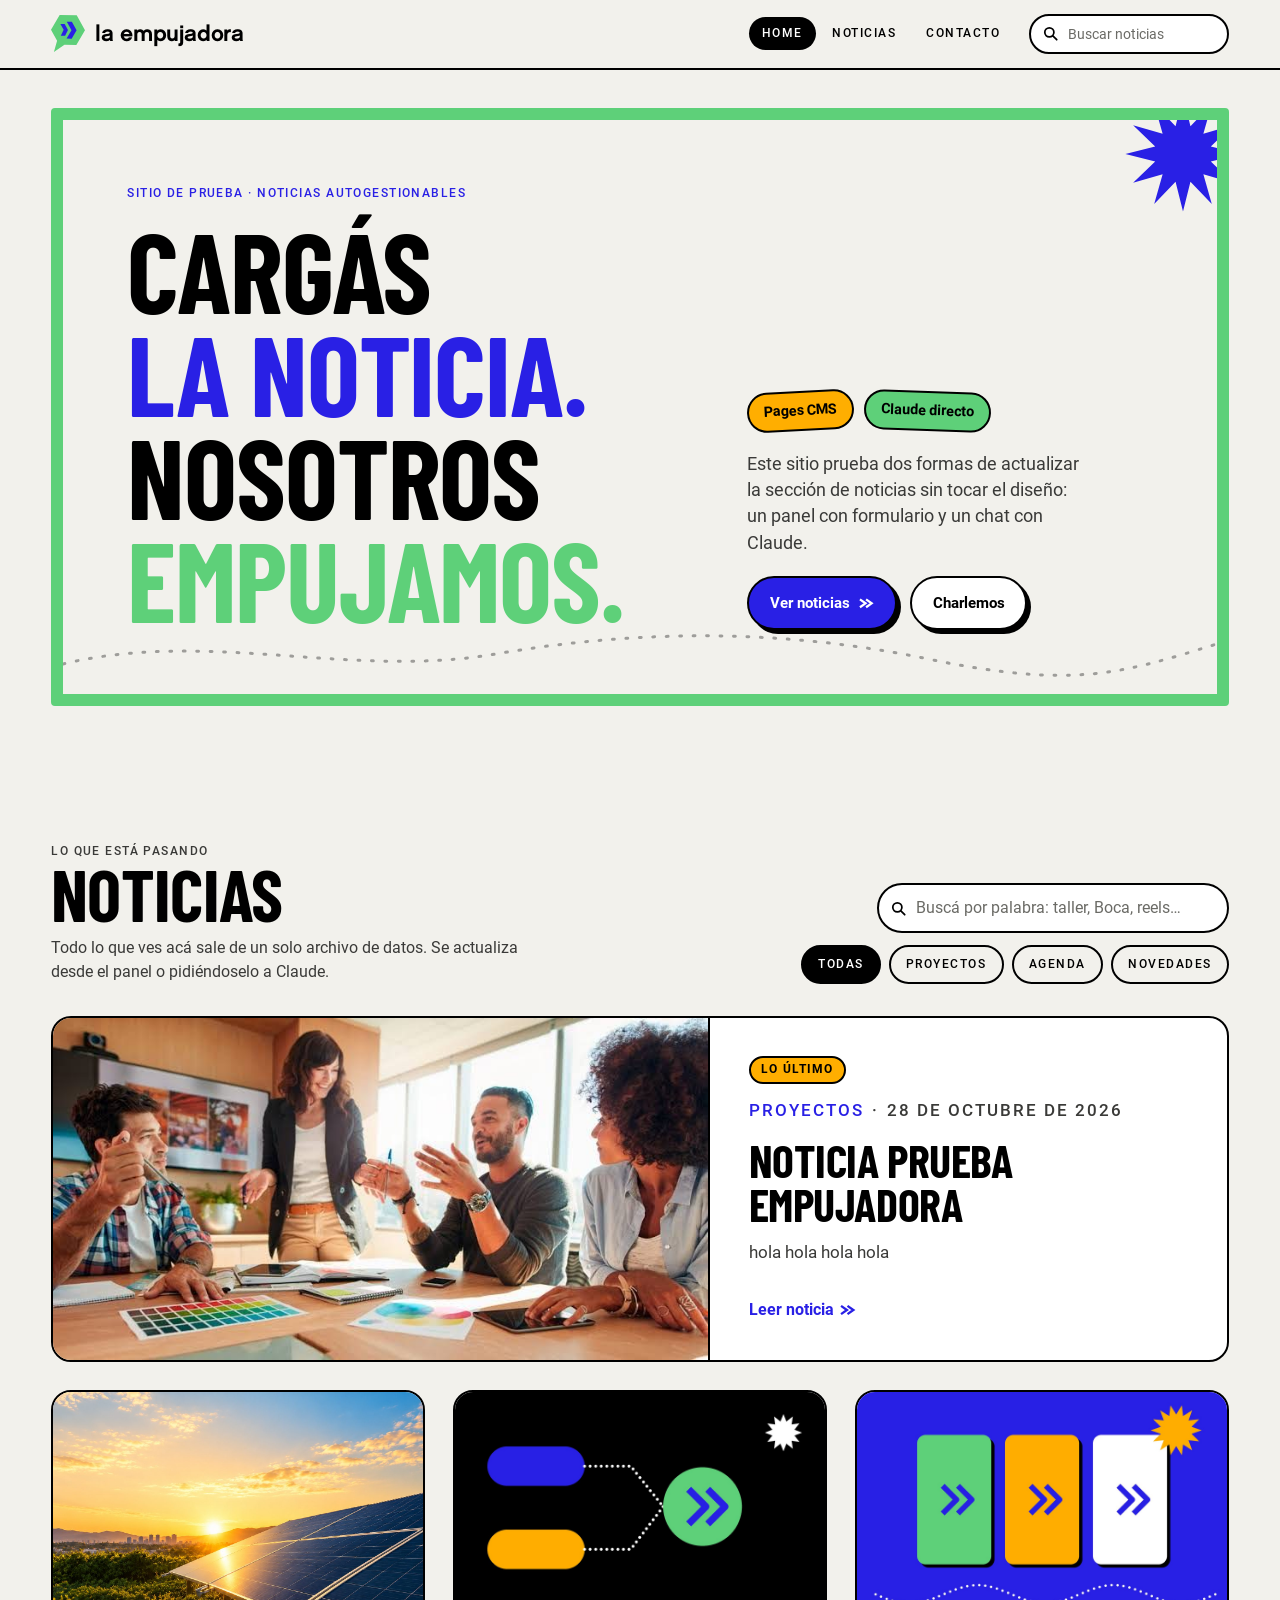
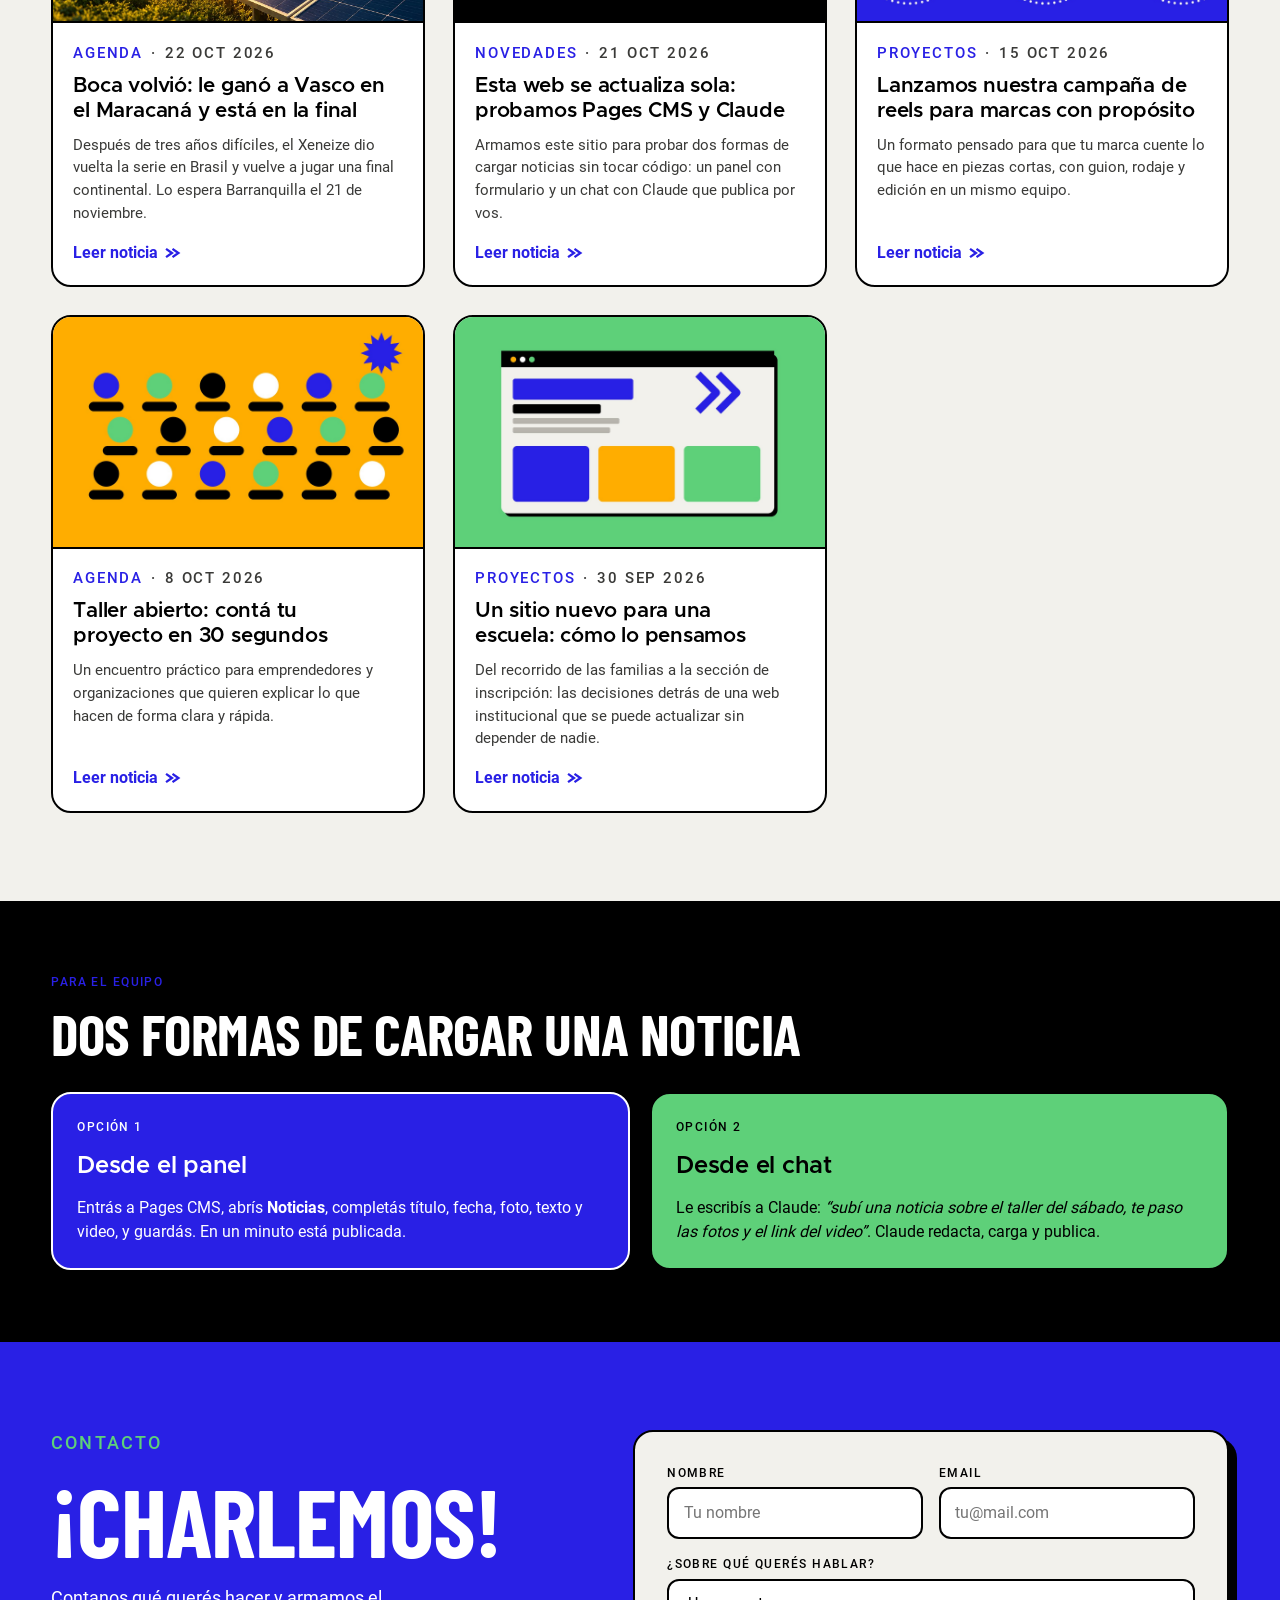
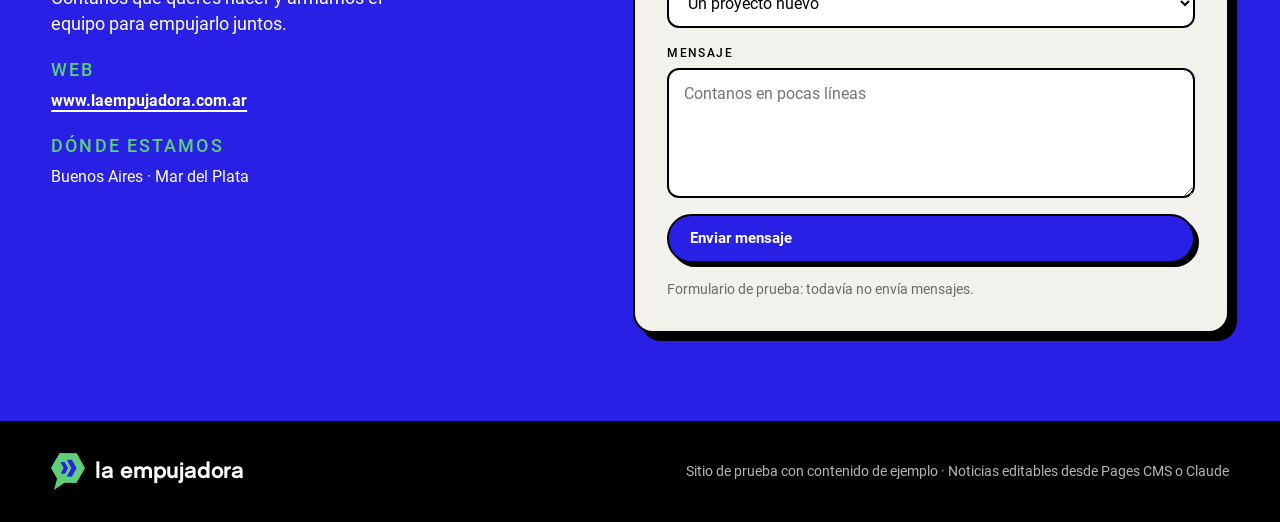
<file: index.html>
<!doctype html>
<html lang="es-AR">
<head>
<meta charset="utf-8">
<meta name="viewport" content="width=device-width, initial-scale=1, viewport-fit=cover">
<title>La Empujadora · Sitio de prueba</title>
<meta name="claude:viewport-fit-sides" content="cover">
<meta name="description" content="Sitio de prueba de La Empujadora para cargar noticias desde Pages CMS o desde un chat con Claude.">
<link rel="icon" href="assets/img/logo-mark.svg" type="image/svg+xml">
<link rel="stylesheet" href="assets/css/site.css">
</head>
<body>

<header class="site-header">
  <div class="wrap">
    <a class="brand" href="#home" aria-label="La Empujadora, ir al inicio">
      <img src="assets/img/logo-mark.svg" alt="" width="34" height="37">
      <span>la empujadora</span>
    </a>
    <nav class="nav" aria-label="Secciones">
      <a href="#home" data-section="home" aria-current="true">Home</a>
      <a href="#noticias" data-section="noticias">Noticias</a>
      <a href="#contacto" data-section="contacto">Contacto</a>
    </nav>
    <form class="nav-search" role="search" data-buscador-form action="index.html">
      <label class="sr-only" for="nav-search">Buscar noticias</label>
      <svg viewBox="0 0 24 24" aria-hidden="true"><circle cx="10.5" cy="10.5" r="6.5" fill="none" stroke="currentColor" stroke-width="2.5"/><path d="M15.5 15.5L21 21" stroke="currentColor" stroke-width="2.5" stroke-linecap="round"/></svg>
      <input id="nav-search" name="q" type="search" placeholder="Buscar noticias" autocomplete="off" data-buscador>
    </form>
    <button type="button" class="search-toggle" aria-expanded="false" aria-controls="nav-search" aria-label="Abrir buscador"><svg viewBox="0 0 24 24" aria-hidden="true"><circle cx="10.5" cy="10.5" r="6.5" fill="none" stroke="currentColor" stroke-width="2.5"/><path d="M15.5 15.5L21 21" stroke="currentColor" stroke-width="2.5" stroke-linecap="round"/></svg></button>
  </div>
</header>

<main>
  <!-- HOME -->
  <section id="home" class="hero">
    <div class="wrap">
      <div class="hero-frame">
        <svg class="hero-burst" viewBox="0 0 100 100" aria-hidden="true"><polygon fill="currentColor" points="50,2 56.21,26.82 74,8.43 66.97,33.03 91.57,26 73.18,43.79 98,50 73.18,56.21 91.57,74 66.97,66.97 74,91.57 56.21,73.18 50,98 43.79,73.18 26,91.57 33.03,66.97 8.43,74 26.82,56.21 2,50 26.82,43.79 8.43,26 33.03,33.03 26,8.43 43.79,26.82"/></svg>
        <div>
          <p class="label kicker">Sitio de prueba · Noticias autogestionables</p>
          <h1 class="display">
            <span>Cargás</span>
            <span class="c-blue">la noticia.</span>
            <span>Nosotros</span>
            <span class="c-green">empujamos.</span>
          </h1>
        </div>
        <div class="hero-side">
          <div class="hero-pills">
            <span class="pill">Pages CMS</span>
            <span class="pill">Claude directo</span>
          </div>
          <p>Este sitio prueba dos formas de actualizar la sección de noticias sin tocar el diseño: un panel con formulario y un chat con Claude.</p>
          <div class="hero-ctas">
            <a class="btn" href="#noticias">Ver noticias
              <svg viewBox="0 0 120 80" aria-hidden="true"><polyline points="14,12 54,40 14,68" fill="none" stroke="currentColor" stroke-width="16"/><polyline points="58,12 98,40 58,68" fill="none" stroke="currentColor" stroke-width="16"/></svg>
            </a>
            <a class="btn btn--light" href="#contacto">Charlemos</a>
          </div>
        </div>
        <svg class="hero-path" viewBox="0 0 1200 60" preserveAspectRatio="none" aria-hidden="true"><path d="M0 40 C 150 5, 300 55, 450 30 S 750 5, 900 35 S 1100 50, 1200 20"/></svg>
      </div>
    </div>
  </section>

  <!-- NOTICIAS -->
  <section id="noticias" class="section">
    <div class="wrap">
      <div class="section-head">
        <div>
          <p class="label kicker">Lo que está pasando</p>
          <h2 class="display">Noticias</h2>
          <p>Todo lo que ves acá sale de un solo archivo de datos. Se actualiza desde el panel o pidiéndoselo a Claude.</p>
        </div>
        <div class="news-tools">
          <form class="news-search" role="search" data-buscador-form>
            <label class="sr-only" for="news-search">Buscar en noticias</label>
            <svg viewBox="0 0 24 24" aria-hidden="true"><circle cx="10.5" cy="10.5" r="6.5" fill="none" stroke="currentColor" stroke-width="2.5"/><path d="M15.5 15.5L21 21" stroke="currentColor" stroke-width="2.5" stroke-linecap="round"/></svg>
            <input id="news-search" name="q" type="search" placeholder="Buscá por palabra: taller, Boca, reels…" autocomplete="off" data-buscador>
          </form>
          <div id="news-filters" class="filters" aria-label="Filtrar por categoría"></div>
        </div>
      </div>
      <p id="news-status" class="news-status" role="status" hidden></p>
      <div id="news-grid" class="news-grid" aria-live="polite">
        <p class="loading">Cargando noticias…</p>
      </div>
    </div>
  </section>

  <!-- CÓMO SE EDITA -->
  <section class="how" aria-labelledby="how-title">
    <div class="wrap">
      <div>
        <p class="label kicker c-green">Para el equipo</p>
        <h2 id="how-title" class="display">Dos formas de cargar una noticia</h2>
      </div>
      <div class="how-grid">
        <article class="how-card">
          <p class="label">Opción 1</p>
          <h3 class="heading">Desde el panel</h3>
          <p>Entrás a Pages CMS, abrís <strong>Noticias</strong>, completás título, fecha, foto, texto y video, y guardás. En un minuto está publicada.</p>
        </article>
        <article class="how-card">
          <p class="label">Opción 2</p>
          <h3 class="heading">Desde el chat</h3>
          <p>Le escribís a Claude: <em>“subí una noticia sobre el taller del sábado, te paso las fotos y el link del video”</em>. Claude redacta, carga y publica.</p>
        </article>
      </div>
    </div>
  </section>

  <!-- CONTACTO -->
  <section id="contacto" class="contact">
    <div class="wrap">
      <div class="contact-intro">
        <p class="label c-green">Contacto</p>
        <h2 class="display">¡Charlemos!</h2>
        <p>Contanos qué querés hacer y armamos el equipo para empujarlo juntos.</p>
        <div class="contact-data">
          <p class="label">Web</p>
          <a href="https://www.laempujadora.com.ar" target="_blank" rel="noopener">www.laempujadora.com.ar</a>
        </div>
        <div class="contact-data">
          <p class="label">Dónde estamos</p>
          <span>Buenos Aires · Mar del Plata</span>
        </div>
      </div>
      <form id="contact-form" class="form" novalidate>
        <div class="form-row">
          <div class="field">
            <label for="f-nombre">Nombre</label>
            <input id="f-nombre" name="nombre" type="text" autocomplete="name" required placeholder="Tu nombre">
          </div>
          <div class="field">
            <label for="f-email">Email</label>
            <input id="f-email" name="email" type="email" autocomplete="email" required placeholder="tu@mail.com">
          </div>
        </div>
        <div class="field">
          <label for="f-tema">¿Sobre qué querés hablar?</label>
          <select id="f-tema" name="tema">
            <option>Un proyecto nuevo</option>
            <option>Redes y contenidos</option>
            <option>Sitio web</option>
            <option>Otra cosa</option>
          </select>
        </div>
        <div class="field">
          <label for="f-mensaje">Mensaje</label>
          <textarea id="f-mensaje" name="mensaje" required placeholder="Contanos en pocas líneas"></textarea>
        </div>
        <button class="btn" type="submit">Enviar mensaje</button>
        <p id="contact-ok" class="form-ok" role="status" hidden></p>
        <p class="form-note">Formulario de prueba: todavía no envía mensajes.</p>
      </form>
    </div>
  </section>
</main>

<footer class="site-footer">
  <div class="wrap">
    <a class="brand" href="#home">
      <img src="assets/img/logo-mark.svg" alt="" width="34" height="37">
      <span>la empujadora</span>
    </a>
    <p>Sitio de prueba con contenido de ejemplo · Noticias editables desde Pages CMS o Claude</p>
  </div>
</footer>

<script src="assets/js/noticias.js"></script>
</body>
</html>
</file>
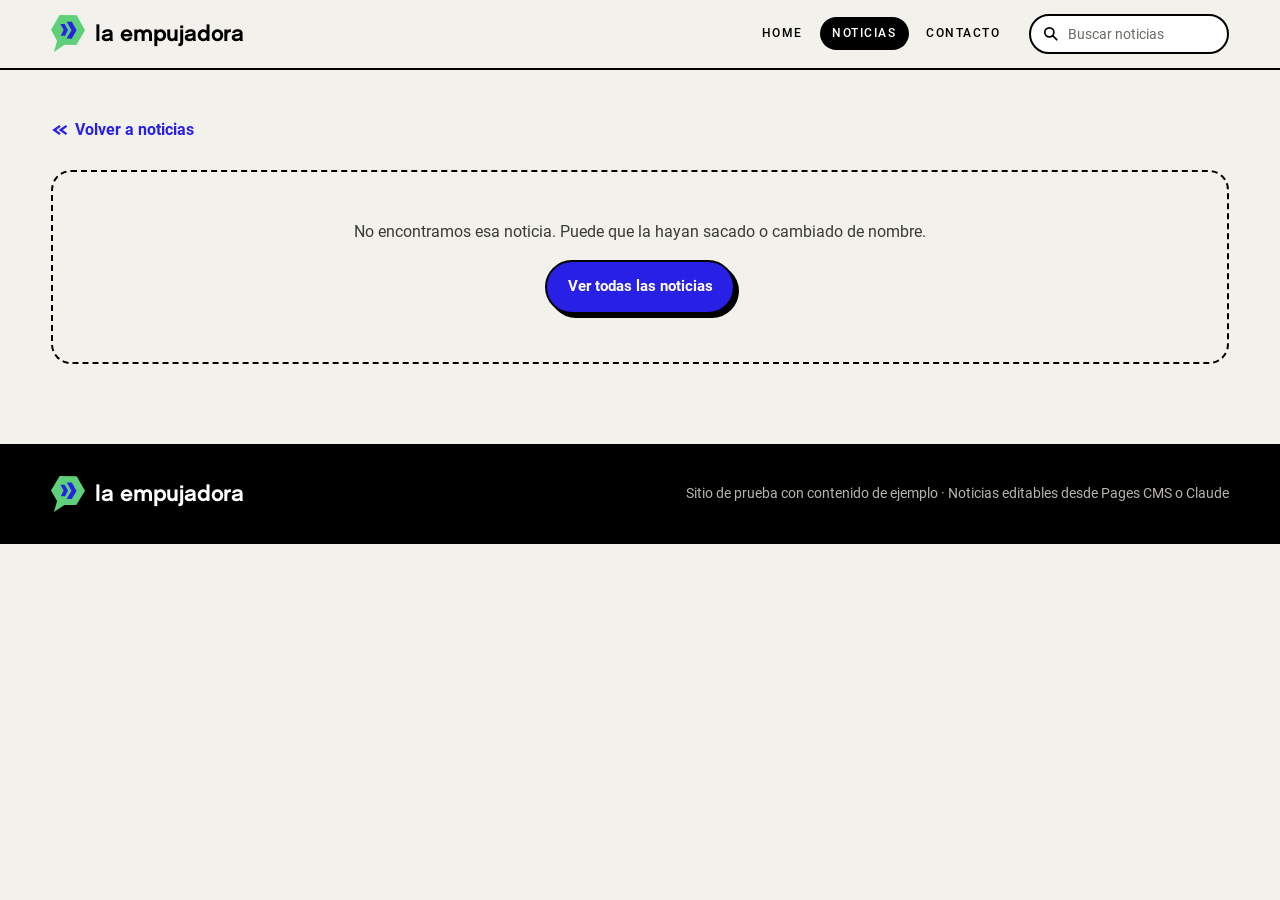
<file: noticia.html>
<!doctype html>
<html lang="es-AR">
<head>
<meta charset="utf-8">
<meta name="viewport" content="width=device-width, initial-scale=1, viewport-fit=cover">
<title>Noticia · La Empujadora</title>
<meta name="claude:viewport-fit-sides" content="cover">
<link rel="icon" href="assets/img/logo-mark.svg" type="image/svg+xml">
<link rel="stylesheet" href="assets/css/site.css">
</head>
<body>

<header class="site-header">
  <div class="wrap">
    <a class="brand" href="index.html" aria-label="La Empujadora, ir al inicio">
      <img src="assets/img/logo-mark.svg" alt="" width="34" height="37">
      <span>la empujadora</span>
    </a>
    <nav class="nav" aria-label="Secciones">
      <a href="index.html#home">Home</a>
      <a href="index.html#noticias" aria-current="true">Noticias</a>
      <a href="index.html#contacto">Contacto</a>
    </nav>
    <form class="nav-search" role="search" data-buscador-form action="index.html">
      <label class="sr-only" for="nav-search">Buscar noticias</label>
      <svg viewBox="0 0 24 24" aria-hidden="true"><circle cx="10.5" cy="10.5" r="6.5" fill="none" stroke="currentColor" stroke-width="2.5"/><path d="M15.5 15.5L21 21" stroke="currentColor" stroke-width="2.5" stroke-linecap="round"/></svg>
      <input id="nav-search" name="q" type="search" placeholder="Buscar noticias" autocomplete="off" data-buscador>
    </form>
    <button type="button" class="search-toggle" aria-expanded="false" aria-controls="nav-search" aria-label="Abrir buscador"><svg viewBox="0 0 24 24" aria-hidden="true"><circle cx="10.5" cy="10.5" r="6.5" fill="none" stroke="currentColor" stroke-width="2.5"/><path d="M15.5 15.5L21 21" stroke="currentColor" stroke-width="2.5" stroke-linecap="round"/></svg></button>
  </div>
</header>

<main class="article">
  <div class="wrap">
    <a class="back" href="index.html#noticias">
      <svg class="chev" viewBox="0 0 120 80" aria-hidden="true"><polyline points="14,12 54,40 14,68" fill="none" stroke="currentColor" stroke-width="16"/><polyline points="58,12 98,40 58,68" fill="none" stroke="currentColor" stroke-width="16"/></svg>
      Volver a noticias
    </a>
    <article id="article" aria-live="polite">
      <p class="loading">Cargando noticia…</p>
    </article>
  </div>
</main>

<footer class="site-footer">
  <div class="wrap">
    <a class="brand" href="index.html">
      <img src="assets/img/logo-mark.svg" alt="" width="34" height="37">
      <span>la empujadora</span>
    </a>
    <p>Sitio de prueba con contenido de ejemplo · Noticias editables desde Pages CMS o Claude</p>
  </div>
</footer>

<script src="assets/js/noticias.js"></script>
</body>
</html>
</file>
<file: assets/css/site.css>
/* ==========================================================================
   Sitio de prueba — La Empujadora
   Layout: bandas a todo el ancho (papel / verde / azul / negro), contenido a 1200px.
   Look único claro (papel cálido), definido a propósito: no cambia con el modo oscuro.
   ========================================================================== */

@font-face { font-family: 'Roboto'; font-weight: 400; font-display: swap; src: url('../fonts/Roboto-Regular.woff') format('woff'); }
@font-face { font-family: 'Roboto'; font-weight: 500; font-display: swap; src: url('../fonts/Roboto-Medium.woff') format('woff'); }
@font-face { font-family: 'Roboto'; font-weight: 700; font-display: swap; src: url('../fonts/Roboto-Bold.woff') format('woff'); }
@font-face { font-family: 'Barlow Condensed'; font-weight: 700; font-display: swap; src: url('../fonts/BarlowCondensed-Bold.woff') format('woff'); }
@font-face { font-family: 'Metropolis'; font-weight: 600; font-display: swap; src: url('../fonts/Metropolis-SemiBold.woff') format('woff'); }
@font-face { font-family: 'Chalet NY'; font-weight: 400; font-display: swap; src: url('../fonts/Chalet-NewYorkNineteenSixty.woff') format('woff'); }

:root {
  color-scheme: light;
  --black: #000000;
  --green: #5ed079;
  --blue: #2920e5;
  --blue-press: #1f18b8;
  --amber: #ffae00;
  --white: #ffffff;
  --paper: #f2f1ec;
  --paper-2: #e9e7df;
  --ink-70: #3a3a38;
  --ink-50: #6b6b66;
  --hairline: #d9d7cf;
  --blue-tint: #d4d2fa;

  --font-display: 'Barlow Condensed', 'Arial Narrow', system-ui, sans-serif;
  --font-heading: 'Metropolis', system-ui, -apple-system, sans-serif;
  --font-brand: 'Chalet NY', 'Metropolis', system-ui, sans-serif;
  --font-sans: 'Roboto', system-ui, -apple-system, 'Helvetica Neue', sans-serif;

  --gutter: clamp(1.25rem, 4vw, 4rem);
  --container: 1200px;
  --radius: 20px;
  --pop: 4px 4px 0 var(--black);
  --ease-spring: cubic-bezier(0.34, 1.4, 0.5, 1);
}

* { box-sizing: border-box; }
html { scroll-behavior: smooth; scroll-padding-top: 88px; }
body {
  margin: 0;
  background: var(--paper);
  color: var(--black);
  font-family: var(--font-sans);
  font-size: 1rem;
  line-height: 1.5;
  -webkit-font-smoothing: antialiased;
}
body::before {
  content: ""; position: fixed; inset: 0 0 auto; height: env(safe-area-inset-top, 0px);
  z-index: 10; background: var(--paper);
}
img { max-width: 100%; display: block; }
a { color: inherit; }
::selection { background: var(--green); color: var(--black); }
:focus-visible { outline: 3px solid var(--blue); outline-offset: 3px; }

.wrap {
  width: 100%;
  max-width: calc(var(--container) + 2 * var(--gutter));
  margin-inline: auto;
  padding-left: max(var(--gutter), env(safe-area-inset-left, 0px));
  padding-right: max(var(--gutter), env(safe-area-inset-right, 0px));
}

/* ---- Tipos ------------------------------------------------------------ */
.display {
  font-family: var(--font-display); font-weight: 700; text-transform: uppercase;
  line-height: 0.92; letter-spacing: -0.01em; margin: 0; text-wrap: balance;
}
.heading { font-family: var(--font-heading); font-weight: 600; letter-spacing: -0.01em; margin: 0; text-wrap: balance; }
.label {
  font-family: var(--font-sans); font-weight: 500; font-size: 0.75rem;
  letter-spacing: 0.12em; text-transform: uppercase; margin: 0;
}
.c-blue { color: var(--blue); }
.c-green { color: var(--green); }
.c-amber { color: var(--amber); }

/* ---- Header ----------------------------------------------------------- */
.site-header {
  position: sticky; top: env(safe-area-inset-top, 0px); z-index: 20;
  background: var(--paper); border-bottom: 2px solid var(--black);
}
.site-header .wrap { display: flex; align-items: center; justify-content: space-between; gap: 1rem; padding-block: 0.85rem; }
.brand { display: flex; align-items: center; gap: 0.6rem; text-decoration: none; }
.brand img { width: 34px; height: auto; }
.brand span { font-family: var(--font-brand); font-size: 1.4rem; line-height: 1; letter-spacing: -0.01em; }
.nav { display: flex; gap: 0.25rem; flex-wrap: wrap; }
.nav a {
  text-decoration: none; padding: 0.45rem 0.8rem; border-radius: 999px;
  font-weight: 500; font-size: 0.78rem; letter-spacing: 0.12em; text-transform: uppercase;
  transition: background 160ms, color 160ms;
}
.nav a:hover { background: var(--blue-tint); }
.nav a[aria-current="true"] { background: var(--black); color: var(--white); }

/* ---- Botones y pills -------------------------------------------------- */
.btn {
  display: inline-flex; align-items: center; gap: 0.5rem;
  font-family: var(--font-sans); font-weight: 700; font-size: 0.95rem;
  padding: 0.85rem 1.3rem; border: 2px solid var(--black); border-radius: 999px;
  text-decoration: none; cursor: pointer; background: var(--blue); color: var(--white);
  box-shadow: var(--pop); transition: transform 120ms var(--ease-spring), box-shadow 120ms, background 160ms;
}
.btn:hover { background: var(--blue-press); }
.btn:active { transform: translate(3px, 3px); box-shadow: 1px 1px 0 var(--black); }
.btn--light { background: var(--white); color: var(--black); }
.btn--light:hover { background: var(--paper-2); }
.btn svg { width: 1.1em; height: 1.1em; }
.pill {
  display: inline-flex; align-items: center; gap: 0.4rem;
  padding: 0.45rem 0.95rem; border-radius: 999px; border: 2px solid var(--black);
  font-weight: 700; font-size: 0.9rem; background: var(--white);
}
.chev { display: inline-block; width: 1.1em; height: 0.75em; color: currentColor; flex: none; }

/* ---- Hero ------------------------------------------------------------- */
.hero { padding-block: clamp(1.25rem, 3vw, 2.5rem); }
.hero-frame {
  position: relative; border: 12px solid var(--green); border-radius: 4px;
  background: var(--paper); padding: clamp(1.5rem, 5vw, 4rem);
  display: grid; grid-template-columns: minmax(0, 1.4fr) minmax(0, 1fr); gap: clamp(1.5rem, 4vw, 3.5rem); align-items: end;
  overflow: hidden;
}
.hero h1 { font-size: clamp(3rem, 9vw, 7rem); }
.hero h1 span { display: block; }
.hero-side { display: grid; gap: 1.25rem; min-width: 0; }
.hero-side p { margin: 0; font-size: 1.1rem; color: var(--ink-70); max-width: 34ch; }
.hero-pills { display: flex; flex-wrap: wrap; gap: 0.6rem; }
.hero-pills .pill:nth-child(1) { transform: rotate(-3deg); background: var(--amber); }
.hero-pills .pill:nth-child(2) { transform: rotate(2deg); background: var(--green); }
.hero-ctas { display: flex; flex-wrap: wrap; gap: 0.8rem; }
.hero-burst { position: absolute; top: -26px; right: -26px; width: 120px; height: 120px; color: var(--blue); }
.hero-path { position: absolute; left: 0; right: 0; bottom: 10px; width: 100%; height: 60px; pointer-events: none; }
.hero-path path { stroke: var(--black); stroke-width: 3; stroke-dasharray: 2 12; stroke-linecap: round; fill: none; opacity: 0.35; }
.kicker { margin-bottom: 1rem; color: var(--blue); }

/* ---- Secciones -------------------------------------------------------- */
.section { padding-block: clamp(3rem, 7vw, 5.5rem); }
.section-head { display: flex; justify-content: space-between; align-items: end; gap: 1.25rem; flex-wrap: wrap; margin-bottom: 2rem; }
.section-head h2 { font-size: clamp(2.6rem, 6vw, 4.5rem); }
.section-head p { margin: 0.6rem 0 0; color: var(--ink-70); max-width: 52ch; }

.filters { display: flex; flex-wrap: wrap; gap: 0.5rem; }
.filters button {
  font: inherit; font-weight: 500; font-size: 0.78rem; letter-spacing: 0.12em; text-transform: uppercase;
  padding: 0.5rem 0.95rem; border-radius: 999px; border: 2px solid var(--black); background: transparent; cursor: pointer;
  transition: background 160ms, transform 160ms var(--ease-spring);
}
.filters button:hover { transform: rotate(-2deg); background: var(--white); }
.filters button[aria-pressed="true"] { background: var(--black); color: var(--white); }

/* ---- Tarjetas de noticias -------------------------------------------- */
.news-grid { display: grid; grid-template-columns: repeat(3, minmax(0, 1fr)); gap: clamp(1rem, 2.5vw, 1.75rem); }
.card {
  display: flex; flex-direction: column; min-width: 0;
  background: var(--white); border: 2px solid var(--black); border-radius: var(--radius); overflow: hidden;
  text-decoration: none; color: var(--black);
  transition: transform 160ms var(--ease-spring), box-shadow 160ms;
}
.card:hover { transform: translate(-2px, -2px); box-shadow: 6px 6px 0 var(--black); }
.card-img { aspect-ratio: 16 / 10; width: 100%; max-width: 100%; object-fit: cover; border-bottom: 2px solid var(--black); background: var(--paper-2); }
.card-body { display: flex; flex-direction: column; gap: 0.6rem; padding: 1.15rem 1.25rem 1.3rem; flex: 1; }
.card-meta { color: var(--ink-50); display: flex; gap: 0.5rem; flex-wrap: wrap; }
.card-meta .cat { color: var(--blue); }
.card h3 { font-size: 1.3rem; line-height: 1.2; }
.card p { margin: 0; color: var(--ink-70); font-size: 0.95rem; }
.card-more { margin-top: auto; padding-top: 0.4rem; font-weight: 700; color: var(--blue); display: inline-flex; align-items: center; gap: 0.35rem; }

.card--featured { grid-column: 1 / -1; flex-direction: row; }
.card--featured .card-img { width: 56%; aspect-ratio: auto; min-height: 340px; border-bottom: 0; border-right: 2px solid var(--black); }
.card--featured .card-body { padding: clamp(1.4rem, 3vw, 2.4rem); gap: 0.9rem; justify-content: center; }
.card--featured h3 { font-family: var(--font-display); text-transform: uppercase; font-weight: 700; font-size: clamp(2rem, 3.6vw, 3rem); line-height: 0.95; }
.card--featured p { font-size: 1.05rem; }
.badge-new {
  align-self: flex-start; background: var(--amber); border: 2px solid var(--black); border-radius: 999px;
  padding: 0.2rem 0.65rem; font-weight: 700; font-size: 0.72rem; letter-spacing: 0.1em; text-transform: uppercase;
}

.empty, .loading {
  border: 2px dashed var(--black); border-radius: var(--radius); padding: 2rem; text-align: center; color: var(--ink-70);
}

/* ---- Cómo se edita ---------------------------------------------------- */
.how { background: var(--black); color: var(--white); }
.how .wrap { padding-block: clamp(2.5rem, 6vw, 4.5rem); display: grid; gap: 2rem; }
.how h2 { font-size: clamp(2.2rem, 5vw, 3.6rem); }
.how-grid { display: grid; grid-template-columns: repeat(2, minmax(0, 1fr)); gap: 1.25rem; }
.how-card { border: 2px solid var(--white); border-radius: var(--radius); padding: 1.5rem; display: grid; gap: 0.75rem; align-content: start; min-width: 0; }
.how-card:nth-child(1) { background: var(--blue); }
.how-card:nth-child(2) { background: var(--green); color: var(--black); border-color: var(--black); }
.how-card h3 { font-size: 1.5rem; }
.how-card p { margin: 0; }
.how-card code { font-size: 0.88em; background: rgba(0, 0, 0, 0.18); padding: 0.1em 0.4em; border-radius: 6px; }

/* ---- Contacto --------------------------------------------------------- */
.contact { background: var(--blue); color: var(--white); }
.contact .wrap { padding-block: clamp(3rem, 7vw, 5.5rem); display: grid; grid-template-columns: minmax(0, 1fr) minmax(0, 1.15fr); gap: clamp(2rem, 5vw, 4rem); align-items: start; }
.contact h2 { font-size: clamp(3rem, 8vw, 6rem); }
.contact-intro { display: grid; gap: 1.25rem; min-width: 0; }
.contact-intro p { margin: 0; font-size: 1.1rem; max-width: 36ch; }
.contact-data { display: grid; gap: 0.35rem; }
.contact-data .label { color: var(--green); }
.contact-data a { font-weight: 700; text-decoration-thickness: 2px; text-underline-offset: 4px; }
.form {
  background: var(--paper); color: var(--black); border: 2px solid var(--black); border-radius: var(--radius);
  box-shadow: 8px 8px 0 var(--black); padding: clamp(1.25rem, 3vw, 2rem); display: grid; gap: 1rem; min-width: 0;
}
.field { display: grid; gap: 0.35rem; }
.field label { font-weight: 500; font-size: 0.75rem; letter-spacing: 0.12em; text-transform: uppercase; }
.field input, .field textarea, .field select {
  font: inherit; font-size: 1rem; padding: 0.75rem 0.9rem; border: 2px solid var(--black); border-radius: 12px;
  background: var(--white); color: var(--black); width: 100%;
}
.field textarea { min-height: 130px; resize: vertical; }
.field input:focus, .field textarea:focus, .field select:focus { outline: 3px solid var(--blue); outline-offset: 1px; }
.form-row { display: grid; grid-template-columns: repeat(2, minmax(0, 1fr)); gap: 1rem; }
.form-note { margin: 0; font-size: 0.85rem; color: var(--ink-50); }
.form-ok {
  background: var(--green); border: 2px solid var(--black); border-radius: 12px; padding: 0.9rem 1rem; font-weight: 500;
}

/* ---- Footer ----------------------------------------------------------- */
.site-footer { background: var(--black); color: var(--white); }
.site-footer .wrap { padding-block: 2rem calc(2rem + env(safe-area-inset-bottom, 0px)); display: flex; justify-content: space-between; align-items: center; gap: 1rem 2rem; flex-wrap: wrap; }
.site-footer .brand span { color: var(--white); }
.site-footer p { margin: 0; color: #b6b4ac; font-size: 0.9rem; }

/* ---- Detalle de noticia ---------------------------------------------- */
.article { padding-block: clamp(1.5rem, 4vw, 3rem) clamp(3rem, 7vw, 5rem); }
.back { display: inline-flex; align-items: center; gap: 0.4rem; text-decoration: none; font-weight: 700; color: var(--blue); margin-bottom: 1.75rem; }
.back .chev { transform: scaleX(-1); }
.article-head { display: grid; gap: 1rem; max-width: 900px; }
.article-head .meta { display: flex; gap: 0.75rem; flex-wrap: wrap; align-items: center; color: var(--ink-50); }
.article-head .meta .cat { background: var(--blue); color: var(--white); padding: 0.3rem 0.75rem; border-radius: 999px; }
.article-head h1 { font-size: clamp(2.6rem, 7vw, 5.2rem); }
.article-head .lead { margin: 0; font-family: var(--font-heading); font-weight: 600; font-size: clamp(1.15rem, 2.2vw, 1.45rem); line-height: 1.35; color: var(--ink-70); max-width: 50ch; }
.article-cover {
  margin-block: clamp(1.5rem, 4vw, 2.5rem); border: 2px solid var(--black); border-radius: var(--radius);
  overflow: hidden; box-shadow: 8px 8px 0 var(--black);
}
.article-cover img { width: 100%; aspect-ratio: 16 / 9; object-fit: cover; }
.prose { max-width: 68ch; font-size: 1.1rem; line-height: 1.65; }
.prose > * { margin: 0 0 1.15em; }
.prose h2 { font-family: var(--font-display); text-transform: uppercase; font-size: 2rem; line-height: 1; margin-top: 1.6em; }
.prose h3 { font-family: var(--font-heading); font-size: 1.35rem; margin-top: 1.4em; }
.prose a { color: var(--blue); font-weight: 500; text-decoration-thickness: 2px; text-underline-offset: 3px; }
.prose img { border: 2px solid var(--black); border-radius: 14px; width: 100%; height: auto; }
.prose ul, .prose ol { padding-left: 1.3em; }
.prose li { margin-bottom: 0.35em; }
.prose li::marker { color: var(--blue); font-weight: 700; }
.prose blockquote { border-left: 6px solid var(--green); margin-left: 0; padding-left: 1.1rem; font-family: var(--font-heading); font-size: 1.25rem; }

.block-title { margin: clamp(2rem, 5vw, 3rem) 0 1rem; }
.video {
  position: relative; aspect-ratio: 16 / 9; width: 100%; max-width: 100%; border: 2px solid var(--black); border-radius: 16px; overflow: hidden;
  background: var(--black); margin: 0 0 1.15em;
}
.video iframe { position: absolute; inset: 0; width: 100%; height: 100%; border: 0; }
.video-facade {
  position: absolute; inset: 0; display: grid; place-items: center; border: 0; padding: 0; width: 100%; cursor: pointer;
  background: var(--blue) center / cover no-repeat; color: var(--white);
}
.video-facade::after { content: ""; position: absolute; inset: 0; background: rgba(0, 0, 0, 0.18); }
.video-play {
  position: relative; z-index: 1; width: 84px; height: 84px; border-radius: 50%; background: var(--green);
  border: 2px solid var(--black); box-shadow: var(--pop); display: grid; place-items: center; color: var(--black);
  transition: transform 160ms var(--ease-spring);
}
.video-facade:hover .video-play { transform: scale(1.08) rotate(-4deg); }
.video-play svg { width: 34px; height: 34px; margin-left: 5px; }
.video-link { position: absolute; z-index: 2; left: 12px; bottom: 12px; background: var(--white); color: var(--black); border: 2px solid var(--black); border-radius: 999px; padding: 0.3rem 0.8rem; font-size: 0.8rem; font-weight: 700; text-decoration: none; }

.gallery { display: grid; grid-template-columns: repeat(3, minmax(0, 1fr)); gap: 1rem; }
.gallery button { padding: 0; border: 2px solid var(--black); border-radius: 14px; overflow: hidden; cursor: zoom-in; background: var(--paper-2); transition: transform 160ms var(--ease-spring), box-shadow 160ms; }
.gallery button:hover { transform: translate(-2px, -2px); box-shadow: var(--pop); }
.gallery img { width: 100%; aspect-ratio: 4 / 3; object-fit: cover; }

.lightbox { position: fixed; inset: 0; z-index: 50; background: rgba(0, 0, 0, 0.88); display: grid; place-items: center; padding: max(16px, env(safe-area-inset-top, 0px)) max(16px, env(safe-area-inset-right, 0px)) max(16px, env(safe-area-inset-bottom, 0px)) max(16px, env(safe-area-inset-left, 0px)); }
.lightbox img { max-height: 84vh; width: auto; border: 2px solid var(--white); border-radius: 12px; }
.lightbox button { position: absolute; top: calc(16px + env(safe-area-inset-top, 0px)); right: calc(16px + env(safe-area-inset-right, 0px)); }

.more { border-top: 2px solid var(--black); margin-top: clamp(2.5rem, 6vw, 4rem); padding-top: clamp(2rem, 5vw, 3rem); }
.more .news-grid { grid-template-columns: repeat(2, minmax(0, 1fr)); }

/* ---- Buscador --------------------------------------------------------- */
.sr-only { position: absolute; width: 1px; height: 1px; padding: 0; margin: -1px; overflow: hidden; clip: rect(0 0 0 0); white-space: nowrap; border: 0; }
.site-header .wrap { flex-wrap: wrap; }
.nav { margin-left: auto; }
.nav-search, .news-search { position: relative; display: flex; align-items: center; min-width: 0; }
.nav-search svg, .news-search svg { position: absolute; left: 0.8rem; width: 1.05rem; height: 1.05rem; pointer-events: none; color: var(--black); }
.nav-search input, .news-search input {
  font: inherit; color: var(--black); background: var(--white);
  border: 2px solid var(--black); border-radius: 999px; width: 100%;
  padding: 0.5rem 0.9rem 0.5rem 2.3rem; transition: box-shadow 160ms, border-color 160ms;
}
.nav-search input { font-size: 0.85rem; width: 12.5rem; }
.nav-search input:focus, .news-search input:focus { outline: none; box-shadow: var(--pop); border-color: var(--blue); }
.nav-search input::placeholder, .news-search input::placeholder { color: var(--ink-50); }
.search-toggle {
  display: none; width: 2.4rem; height: 2.4rem; border-radius: 50%; border: 2px solid var(--black);
  background: var(--white); color: var(--black); cursor: pointer; place-items: center; padding: 0;
}
.search-toggle svg { width: 1.1rem; height: 1.1rem; }
.search-toggle[aria-expanded="true"] { background: var(--black); color: var(--white); }

.news-tools { display: grid; gap: 0.75rem; justify-items: end; min-width: 0; }
.news-search { width: min(100%, 22rem); }
.news-search input { font-size: 1rem; padding-block: 0.7rem; }
.news-status { margin: -0.75rem 0 1.5rem; color: var(--ink-70); }
.news-status strong { color: var(--black); }
.link-btn { font: inherit; font-weight: 700; color: var(--blue); background: none; border: 0; padding: 0; margin-left: 0.5rem; cursor: pointer; text-decoration: underline; text-underline-offset: 3px; }

@media (max-width: 900px) {
  .nav-search { display: none; }
  .search-toggle { display: grid; }
  .site-header.search-open .nav-search { display: flex; order: 10; flex-basis: 100%; }
  .site-header.search-open .nav-search input { width: 100%; }
  .news-tools { justify-items: stretch; width: 100%; }
  .news-search { width: 100%; }
}

/* ---- Responsive ------------------------------------------------------- */
@media (max-width: 900px) {
  .hero-frame { grid-template-columns: minmax(0, 1fr); }
  .news-grid { grid-template-columns: repeat(2, minmax(0, 1fr)); }
  .card--featured { flex-direction: column; }
  .card--featured .card-img { width: 100%; min-height: 0; aspect-ratio: 16 / 10; border-right: 0; border-bottom: 2px solid var(--black); }
  .contact .wrap { grid-template-columns: minmax(0, 1fr); }
}
@media (max-width: 620px) {
  .news-grid, .more .news-grid, .how-grid, .form-row { grid-template-columns: minmax(0, 1fr); }
  .gallery { grid-template-columns: repeat(2, minmax(0, 1fr)); }
  .brand span { font-size: 1.15rem; }
  .nav a { padding: 0.4rem 0.55rem; font-size: 0.7rem; letter-spacing: 0.08em; }
  .hero-frame { border-width: 8px; }
  .hero-burst { width: 84px; height: 84px; top: -18px; right: -18px; }
}
@media (max-width: 420px) {
  .brand span { display: none; }
}
@media (prefers-reduced-motion: reduce) {
  *, *::before, *::after { transition: none !important; animation: none !important; scroll-behavior: auto !important; }
}
</file>
